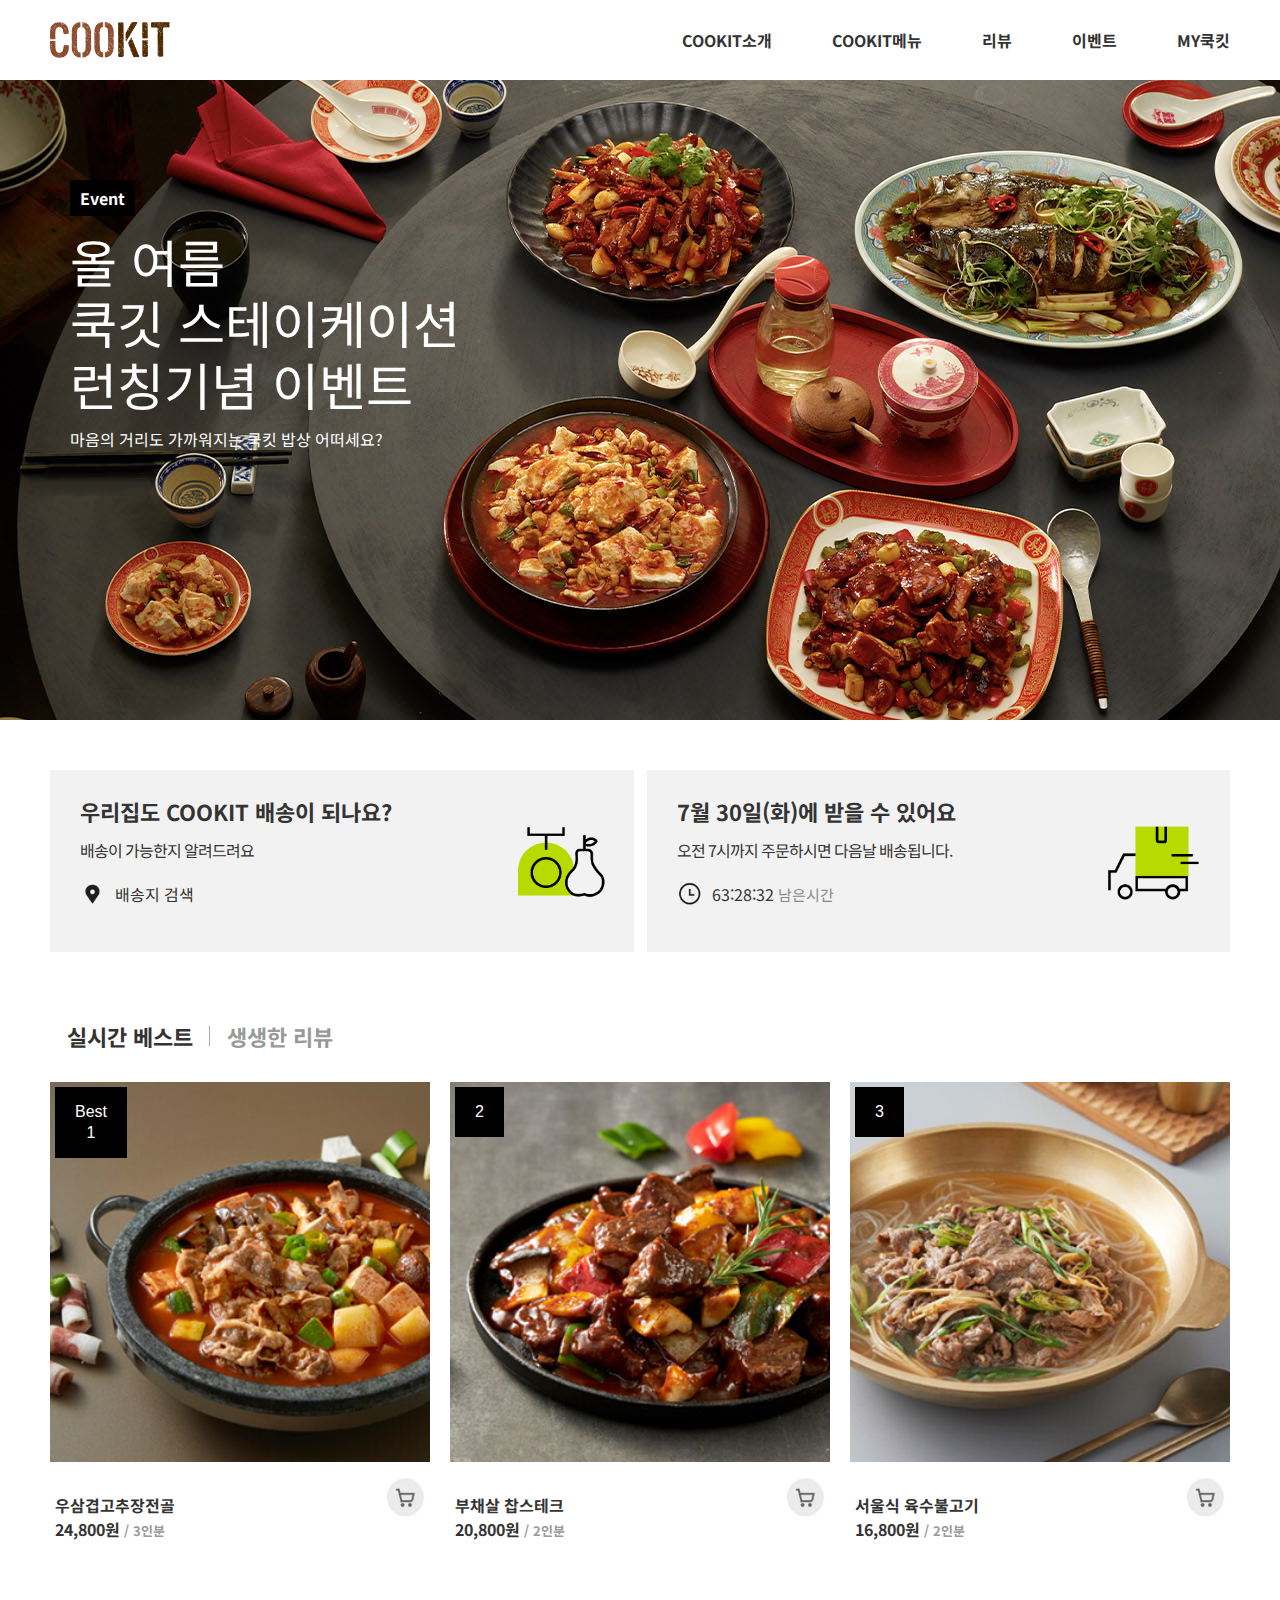
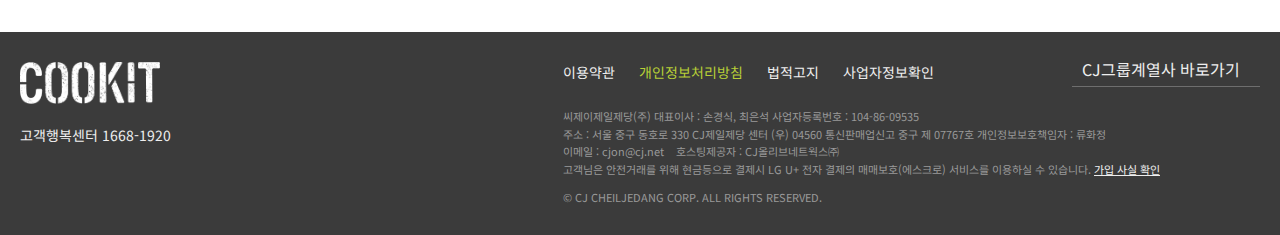
<file: work/cookit/index.html>
<!DOCTYPE html>
<html lang="ko">
<head>
  <meta charset="UTF-8">
  <title>COOKIT</title>
  <meta name="viewport" content="width=device-width, initial-scale=1.0">
  <link rel="stylesheet" href="css/style.css">
  <script src="script/lib/jquery3.6.0.js"></script>
  <script src="script/custom.js"></script>
  <link rel="stylesheet" href="https://use.fontawesome.com/releases/v5.15.4/css/all.css" integrity="sha384-DyZ88mC6Up2uqS4h/KRgHuoeGwBcD4Ng9SiP4dIRy0EXTlnuz47vAwmeGwVChigm" crossorigin="anonymous">
</head>
<body>
<div id="contanier">
<!-- header -->
<header>
  <div class="inner header_inner">
    <!-- logo -->
    <h1 class="logo">
      <a href="#none">cookit</a>
    </h1>
    <!-- gnb -->
    <nav>
      <div class="gnb_bg"></div>
      <ul class="gnb">
        <li><a href="#none">COOKIT소개</a>
          <ul class="sub">
            <li><a href="#none">subA-01</a></li>
            <li><a href="#none">subA-02</a></li>
            <li><a href="#none">subA-03</a></li>
          </ul>
        </li>
        <li><a href="#none">COOKIT메뉴</a>
          <ul class="sub">
            <li><a href="#none">subB-01</a></li>
            <li><a href="#none">subB-02</a></li>
            <li><a href="#none">subB-03</a></li>
          </ul>
        </li>
        <li><a href="#none">리뷰</a>
          <ul class="sub">
            <li><a href="#none">subC-01</a></li>
            <li><a href="#none">subC-02</a></li>
            <li><a href="#none">subC-03</a></li>
          </ul>
        </li>
        <li><a href="#none">이벤트</a>
          <ul class="sub">
            <li><a href="#none">subD-01 text</a></li>
            <li><a href="#none">subD-02</a></li>
            <li><a href="#none">subD-03 tx</a></li>
          </ul>
        </li>
        <li><a href="#none">MY쿡킷</a>
          <ul class="sub">
            <li><a href="#none">subE-01 text</a></li>
            <li><a href="#none">subE-02</a></li>
            <li><a href="#none">subE-03 txt</a></li>
          </ul>
        </li>
      </ul>
    </nav>
    <!--  햄버거 메뉴 -->
    <div class="mb_icon">
      <span></span>
      <span></span>
      <span></span>
    </div>
  </div>
</header>
<!-- slide_wrap -->
<div class="slide_wrap">
  <div class="slides">
    <a href="#none">
      <div class="txtWrap inner">
        <strong>Event</strong>
        <h2>
          올 여름<br>
          쿡깃 스테이케이션<br>
          런칭기념 이벤트
        </h2>
        <p>마음의 거리도 가까워지는 쿡킷 밥상 어떠세요?</p>
      </div>
    </a>
    <a href="#none">
      <div class="txtWrap inner">
        <strong>기획전 오픈</strong>
        <h2>
          8월은 쿡킷과<br> 
          STAY HOME<br>
        </h2>
        <p>마음의 거리도 가까워지는 쿡킷 밥상 어떠세요?</p>
      </div>
    </a>
    <a href="#none">
      <div class="txtWrap inner">
        <strong>기획전 오픈</strong>
        <h2>
          쿡킷과 함께 떠나는,<br>
          중화(中華)미식여행
        </h2>
        <p>쿡킷 가이드와 함께하는 미식 여행</p>
      </div>
    </a>
  </div>
</div>
<!-- contents -->
<!-- bnrs -->
<section class="bnrs">
  <div class="inner bnrs_inner">
    <!-- bnr1 -->
    <a href="#none" class="bnr1">
      <div class="txtWrap">
        <h2>우리집도 COOKIT 배송이 되나요?</h2>
        <p>배송이 가능한지 알려드려요</p>
        <p><span>배송지 검색</span></p>
        
      </div>
    </a>
    <!-- bnr2 -->
    <a href="#none" class="bnr2">
      <div class="txtWrap">
      <h2>7월 30일(화)에 받을 수 있어요</h2>
      <p>오전 7시까지 주문하시면 다음날 배송됩니다.</p>
      <p><span>63:28:32 </span><span>남은시간</span></p>
      
      </div>
    </a> 
  </div>
</section>
<!-- tabs -->
<section class="tabs">
  <div class="inner">
    <div class="btn_wrap">
      <h2><a href="#none">실시간 베스트</a></h2>
      <h2><a href="#none">생생한 리뷰</a></h2>
    </div>
    <div class="tab_conts">
      <ul class="best on">
        <li>
          <a href="#none">
            <img src="images/best1.png" alt="best1">
            <div class="badge"><span>Best</span>
              1</div>
          </a>
          <div class="best_txt">
            <p>우삼겹고추장전골<br>
            24,800원<span> / 3인분</span></p>
            <input type="image" src="images/icon05.jpg" alt="장바구니">
          </div>
        </li>
        <li>
          <a href="#none">
            <img src="images/best2.png" alt="best2">
            <div class="badge">2</div>
          </a>
          <div class="best_txt">
            <p>부채살 찹스테크<br>
            20,800원<span> / 2인분</span></p>
            <input type="image" src="images/icon05.jpg" alt="장바구니">
          </div>
        </li>
        <li>
          <a href="#none">
            <img src="images/best3.png" alt="best3">
            <div class="badge">3</div>
          </a>
          <div class="best_txt">
            <p>서울식 육수불고기<br>
            16,800원<span> / 2인분</span></p>
            <input type="image" src="images/icon05.jpg" alt="장바구니">
          </div>
        </li>
      </ul>
      <div class="review">
        <div class="review_txt">
          <h3>쉬프림&베이컨 또띠아피자</h3>
          <p>
            또띠아피자 6판이나 되니 성인4인 <br>가족이 푸짐하게 먹었네요~<br>
            주말 브런치로 맛있게 먹었습니다.^^
          </p>
        </div>
        <div class="review_img">
          <img src="images/review.png" alt="리뷰이미지">
        </div>
      </div>
    </div>
  </div>
</section>
<!-- footer -->
<footer>
  <div class="ft_inner">
    <div class="f_logo">
      <img src="images/logo_gray.png" alt="로고">
      <p>고객행복센터 1668-1920</p>
    </div>
    <div class="f_right">
      <ul class="f_top">
        <li><a href="#none">이용약관</a></li>
        <li class="on"><a href="#none">개인정보처리방침</a></li>
        <li><a href="#none">법적고지</a></li>
        <li><a href="#none">사업자정보확인</a></li>
      </ul>
      <p>
        씨제이제일제당(주) 대표이사 : 손경식, 최은석 사업자등록번호 : 104-86-09535<br>
        주소 : 서울 중구 동호로 330 CJ제일제당 센터 (우) 04560 통신판매업신고 중구 제 07767호 개인정보보호책임자 : 류화정<br>
        이메일 : cjon@cj.net &nbsp;&nbsp;&nbsp;호스팅제공자 : CJ올리브네트웍스㈜ <br>
        고객님은 안전거래를 위해 현금등으로 결제시 LG U+ 전자 결제의 매매보호(에스크로) 서비스를 이용하실 수 있습니다. <a href="#none">가입 사실 확인</a><br>
      </p>
      <address>© CJ CHEILJEDANG CORP. ALL RIGHTS RESERVED.</address>
    </div>

    <!-- 바로가기 -->
    <div class="familySite">
      <a href="#none">CJ그룹계열사 바로가기 <i class="fas fa-chevron-up"></i></a>
      <ul>
        <li><a href="#none">fmaily site 01</a></li>
        <li><a href="#none">fmaily 02</a></li>
        <li><a href="#none">fmaily 0003</a></li>
      </ul>
    </div>   
  </div>
</footer>
<!--  modal-->
<div class="modal">
  <div class="modal_wrap">
    <a href="#none">
      <img src="images/popup.jpg" alt="">
    </a>
    <button>X</button>
  </div> 
  <!-- modal -->
</div>
</div>
<!-- contanier -->
</body>
</html>
</file>
<file: work/cookit/css/style.css>
@charset "UTF-8";
@import url('https://fonts.googleapis.com/css2?family=Noto+Sans+KR:wght@300;400;500&display=swap');
/* font-family: 'Noto Sans KR', sans-serif; */

html,body,#contanier{height:100%}
body{ 
  margin: 0; 
  background-color: #fff; color:#333;
  font-family: 'Noto Sans KR', sans-serif;
}
h1,h2,h3,h4,h5,h6{margin:0;}
ul,ol,li{list-style:none; margin: 0; padding: 0;}
a{text-decoration:none; color:inherit;}
img{width: 100%; vertical-align:top;}
/* common */
.inner{width: 1180px; margin: 0 auto; }
/* layout */
/* header */
header{position: relative; z-index:10;}
.header_inner{ 
  display: flex; height: 80px;
  justify-content:space-between; align-items: center;}
/* logo */
  .logo{width: 120px;}
  .logo>a{
    display: block;  padding-top:30%;
    background:url(../images/logo.png) no-repeat top left/contain;
    text-indent: -9999px;font-size: 0; 
  }
/* nav */
nav{}
nav.on{display: block;}
  .gnb_bg{display: none; position: absolute; left:0; top:100%; width: 100%; height: 150px; background:rgba(0,0,0,0.9);}
  .gnb{ 
    display: flex; justify-content: space-between; align-items: flex-end;
  }
  .gnb>li{
    position: relative;  
    line-height: 35px;
    }
  .gnb>li>a:after{
    content:''; position: absolute; top:1px; left: 50%; transform: translate(-50%,0); 
    width:0; height: 2px; background-color:#94c83d; transition:all 0.4s;}
  .gnb>li:hover>a:after{width:30px;}
  .gnb>li>a{
    display:block; 
    padding:5px 30px;  box-sizing:border-box; 
    font-weight:bold; text-align: center;
   }
  .gnb>li:last-child a{padding-right: 0;}
  .gnb .sub{
    display: none; 
    position: absolute; 
    top:170%;  padding:8px 0 0; text-align: left; }
    .gnb .sub>li{width:120px; height: 30px;}
    .gnb .sub>li:hover>a{color:#94c83d;}
    .gnb .sub>li>a{ display: block; line-height: 30px;color:#ddd;font-weight:normal;}

    /* mobile icon */
    .mb_icon{ 
      display: none;
      position: absolute; top:20px; right:20px; width: 20px; height: 15px; }
    .mb_icon span{
      position: absolute;
      width: 100%; height: 2px; 
      background-color: #333;
      left:0;
    }
    .mb_icon span:nth-child(1){top:0;}
    .mb_icon span:nth-child(2){top:50%}
    .mb_icon span:nth-child(3){top:100%}
    .mb_icon.close{}
    .mb_icon.close span{}
    .mb_icon.close span:nth-child(1){top:50%; transform: rotate(-45deg);}
    .mb_icon.close span:nth-child(2){display:none;}
    .mb_icon.close span:nth-child(3){top:50%; transform: rotate(45deg)}

/* slide_wrap */
.slide_wrap{
  width: 100%; height: 640px; 
  overflow:hidden;
}
  .slides{ 
    display: flex;
    position: relative; width: 300%;   height: 100%;}
  .slides>a{
    position: relative; width: 33.333%; height: 100%;
    display:block; color:#fff;
    background-position: center center;
    background-repeat: no-repeat;
    transition: all 0.5s;
  }
  .slides>a:nth-child(1){ background-color:#434343; background-image:url(../images/main01.jpg);}
  .slides>a:nth-child(2){ background-color:#ffb44e; background-image:url(../images/main02.jpg);}
  .slides>a:nth-child(3){ background-color:#eae8dc; background-image:url(../images/main03.jpg);color:#000;}
  /* txtWrap */
  .slides .txtWrap{ padding:100px 20px 0 20px; box-sizing: border-box;}
  .slides .txtWrap>h2{font-size:3.2rem; font-weight: 400; line-height: 1.2;}
  .slides .txtWrap>p{line-height:1.2; margin-top:15px;}
  .slides .txtWrap>strong
  {color:#fff;
  display:inline-block;line-height:2; margin-bottom:15px;background-color: #000; padding:2px 10px;}
  .slides a:nth-child(3) .txtWrap>strong{color:#fff}
/* cen_banner */
.bnrs{ height: 140px; padding: 50px 0; }
  .bnrs_inner{ display:flex; justify-content: space-between; }
  .bnrs_inner a{
    flex:1; margin-left:13px; 
    /* 공통 */
    background-color: #f2f2f2;
    background-repeat: no-repeat;
    background-position: right 20px center;
    background-size:19%;
    padding:30px; box-sizing: border-box;
  }
  .bnrs_inner a:first-child{margin-left: 0;}
  .bnrs_inner a:nth-child(1){background-image: url(../images/icon01.png);}
  .bnrs_inner a:nth-child(2){background-image: url(../images/icon02.png);}
  .bnrs_inner a:first-child{margin-left:0px;}
  .bnrs_inner h2{font-size:22px; line-height: 1;}
  .bnrs_inner p:nth-of-type(1){margin-bottom: 20px; font-size: 16px; letter-spacing:-1px}
  .bnrs_inner p:nth-of-type(2){
    padding-left:35px;
    background-repeat: no-repeat; background-position: left center;
    background-size: contain;
  }
  .bnr1 p:nth-of-type(2){ background-image: url(../images/icon03.jpg);}
  .bnr2 p:nth-of-type(2){ background-image: url(../images/icon04.jpg);}
  .bnr2 p:nth-of-type(2) span:last-child{font-size:15px; color:#888;}
/* contents */
.tabs{width: 100%; padding: 50px 0;}
  .btn_wrap{display: flex; padding-bottom:20px;}
  .btn_wrap>h2>a{display: block; padding:10px 17px; font-size:22px;}
  .btn_wrap>h2:first-child a{position: relative;  }
  .btn_wrap>h2:first-child a::after{
    content:'';
    position: absolute; width: 1px; height: 20px;background-color: #aaa;
    top:50%; right:0; transform: translateY(-50%);
  }
  .btn_wrap>h2:last-child>a{color:#999;}
  .btn_wrap>h2:first-child.on>a{color:#999;}
  .btn_wrap>h2:last-child.on>a{color:#000;}
  /* best &review */
  .tab_conts{height: 500px; }
  /* best */
  .best{display: flex; display: none; justify-content: space-between;}
  .best.on{display: flex;}
  .best>li{
    position: relative;
    flex:1; margin-left:20px; 
  }
  .best>li:first-child{margin-left:0;}
    .badge{
      font-family:Arial, Helvetica, sans-serif;
      position: absolute;top: 5px;left:5px;
      line-height:1;text-align: center;padding:17px 20px;
      background-color: #000;color:#fff;
    }
    .badge span{display: block;padding-bottom: 5px;}
    .best_txt{display: flex; justify-content: space-between; font-weight: bold;padding:15px 5px;}
    .best_txt>p>span{font-size: 13px; color:#999;}
    .best_txt>input[type="image"]{width: 40px; height: 40px;}
    /* review */
  .review{width: 100%; display: flex; justify-content: space-between; display: none;}
  .review.on{display: flex;}
    .review_txt{width: 280px; padding:30px;}
    .review_txt>h3{padding-bottom:10px;}
    .review_txt>p{margin-bottom:0;}
    .review_img{margin-top:10px;}
/* footer */
footer{ width: 100%;   background-color: #3b3b3b; color:#eee;  }
.ft_inner{ position: relative; padding:30px 20px;
display: flex; justify-content: space-between;}
.f_logo{margin-right: auto; text-align: left; }
.f_logo>img{width: 140px;}
.f_logo>p{font-size: 14px; padding-top:3px; line-height: 2;}

.f_right{ font-size: 14px; margin-right: 100px;}
.f_top{ height: 35px;}
.f_top>li{display:inline-block;}
.f_top>li>a{display: block; padding-right:20px; }
.f_top>li:hover>a, .f_top>li.on>a{color:#b7cf37;}
.f_right>p{font-size: 11px; color:#999; line-height: 1.6;}
.f_right>p>a{color:#eee; text-decoration: underline;}
.f_right>address{font-size: 11px;color:#999; font-style: normal; margin-top:10px;}
/* 바로가기 */
.familySite{position: absolute;top:20px; right:20px;}
.familySite.on, .familySite:hover{color:#94c83d}
.familySite i{padding-left:10px}
.familySite>a{ display: block; padding: 5px 10px; 
border-bottom: 1px solid rgb(110, 110, 110);}
.familySite ul{ display:none; position: absolute; bottom: 100%; width: 100%;}
.familySite li{border-top: 1px solid rgb(126, 126, 126);}
.familySite>ul a{
display: block;
padding: 5px 10px;box-sizing: border-box;
background-color: #000; color:#fff;
}
.familySite>ul a:hover{color:#94c83d}

/* modal */
.modal{
  display:none;
  position: fixed; z-index:100; width: 100%;height: 100%; top:0; left:0;
  background-color:rgba(0,0,0,0.4);}
  .modal_wrap{position: absolute; top:50%; left:50%; width: 400px; height: 424px;  transform: translate(-50%,-50%); }
  .modal_wrap>button{position: absolute; top:10px;right: 10px; background-color: #000;border:none; color:#fff; padding:3px 7px; font-size: 20px; cursor: pointer;}

/* media */
@media screen and (max-width:1180px){
 .inner{width: 90%;}
 .f_right{margin-right:20px;}
}
@media screen and (max-width:960px){
 .gnb>li>a{
   padding:5px 1.2em;
 }

 
 .slides>a:nth-child(1){
   
  background-position: left -450px bottom;
  

}

.slides>a:nth-child(2){
  background-size: 100%;
  background-position: center bottom;
  color:#000;

}

.bnrs{height:auto;}
.bnrs_inner a{
  background-position: right 20px bottom 20px;
  background-size: 19%;
}

.ft_inner{flex-direction:column;}
.f_top{height: auto;}

}


@media screen and (max-width:851px){
.bnrs_inner a{
  padding:20px;
}

.bnrs_inner h2{
  font-size:20px;
  line-height:1;
}






}
@media screen and (max-width:768px){
   .header_inner{
    height: 60px;
   }
   nav{
     display:none;
     position:absolute;
     top:60px; left:0;
     background-color: rgba(0,0,0,.9);
    width: 100%;
    height: 100vh;
    color:#eee;
     }


     .gnb{
       display:block;
     }
     .gnb>li{
       border-bottom: 1px solid rgb(49,49,49);
     }
     .gnb>li>a{
       background-color: #000;
       font-weight:normal;
       text-align:left;
     }

     .gnb .sub{
       display:none;
       position:static;
       text-align:left;
       top:0;
       padding:0 0 30px 20px;
     
      
     }


     .gnb>li>a::after{
       display: none;
     }


     .gnb>li:hover>a{color:#94c83d;}


  .mb_icon{
    display:block;}

 
  .bnrs{height:auto; padding:50px 0 0 0;}

  .bnrs_inner{
    flex-direction:column;
  }

  .bnrs_inner a{margin-left:0;}
  .bnrs_inner a:first-child{margin-bottom:20px;}




.slides>a:nth-child(2){
  background-size: 100%;
  background-position: center bottom;
  color:#000;

}

 .tabs{height:auto;}
  .tab_conts{
    height: auto;
    }

  /* best */

 
  .best>li:last-child{
    display:none;
  }

/* review */

  .review{
    flex-direction: column;
    /* border: 1px solid #000; */
    padding-bottom:0;
  }
  .review_txt{
    width:100%;
  }
 
 
  .review_txt p br:first-child{
    display: none;
  }

  .review_img{margin-top:0;}

}



@media screen and (max-width:486px){

  .slides>a:nth-child(1){
   
    background-position: top -80px center  ;
    background-size: 500%;
    

  }
  
   
  .slides>a:nth-child(2){
    background-size: 150%;
    background-position: right -50px bottom;
    

  }
 
  .slides>a:nth-child(3){
   
    background-position: top 0 center  ;
    background-size: 520%;
    

  }
  .slides .txtWrap>h2{
    font-size:2rem;
  }

 .best.on{flex-direction: column;}
 .best>li{margin-left:0;
margin-bottom:20px;}
 .best>li:last-child{display:block;}


 .f_right ul,.f_right p{
   display:none;
 }

 .f_right address{margin-top:50px;}

  .familySite{
    top:140px; 
    left:20px;
    right:auto;
    text-align:left;
  }


  .familySite>a{padding:5px 0;}
}
</file>
